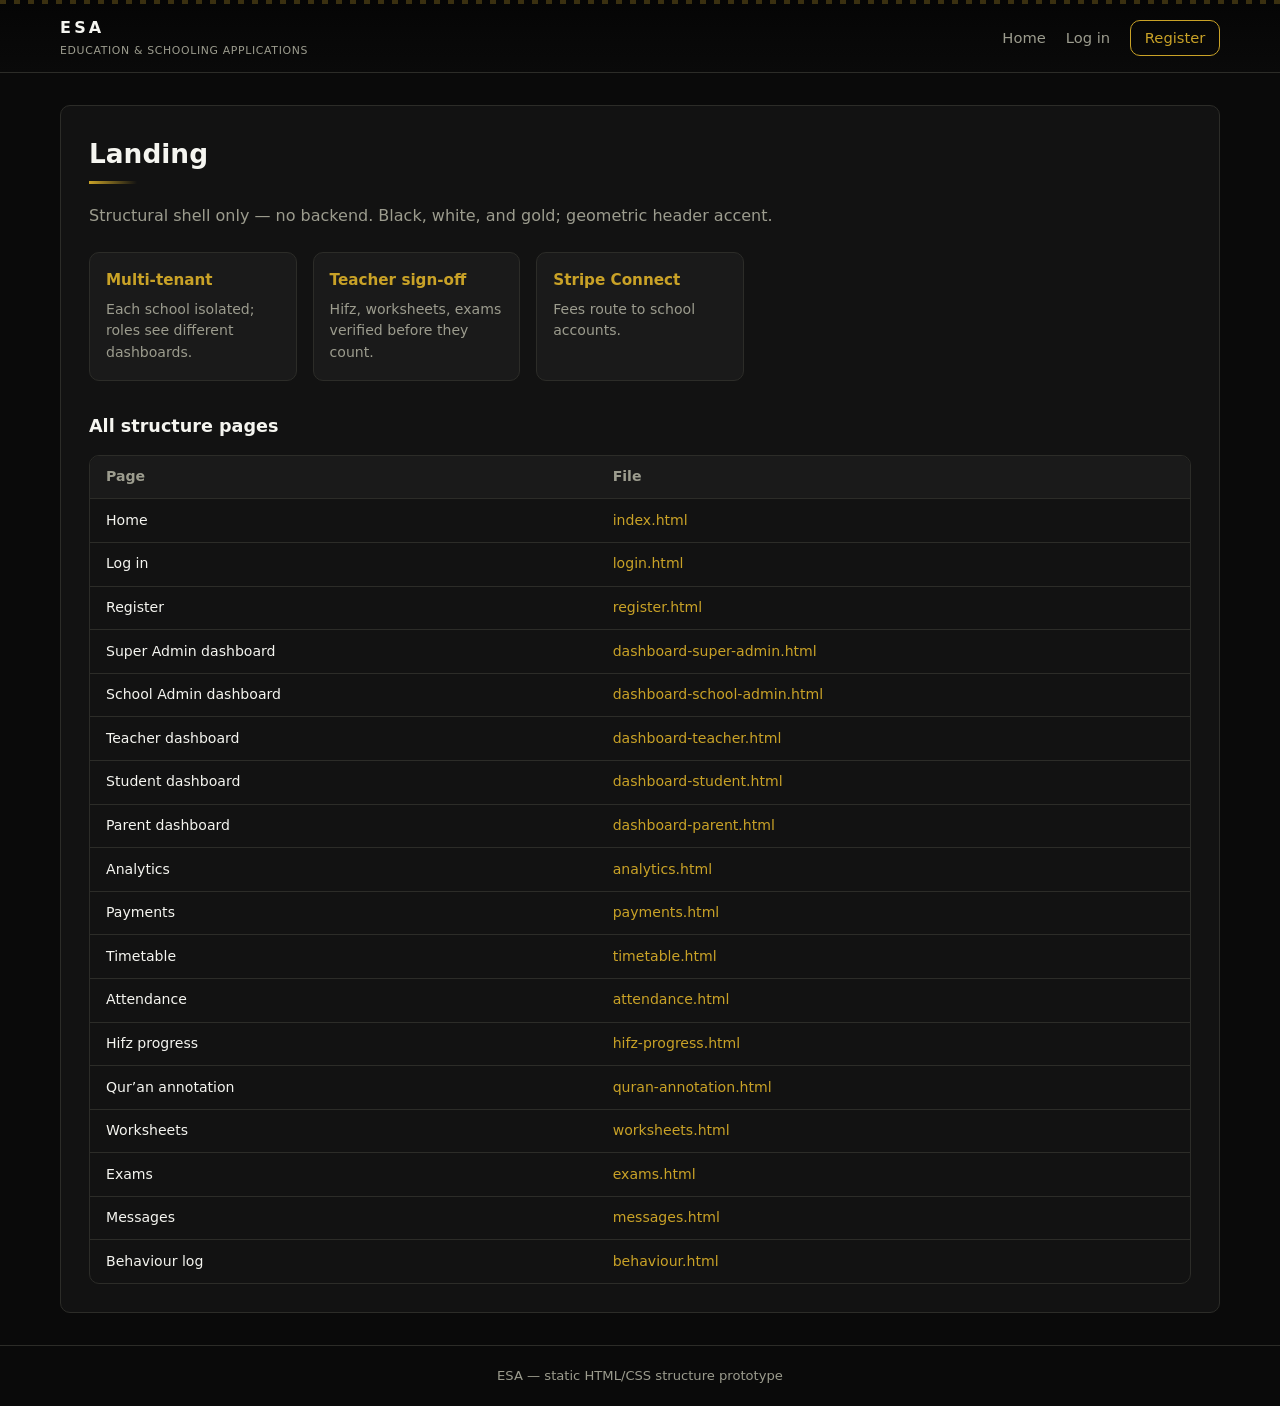
<file: index.html>
<!DOCTYPE html>
<html lang="en">
<head>
  <meta charset="utf-8">
  <meta name="viewport" content="width=device-width, initial-scale=1">
  <title>ESA — Home (structure)</title>
  <link rel="stylesheet" href="css/base.css">
</head>
<body>
  <a class="skip" href="#main">Skip to content</a>
  <header class="site-header">
    <div class="header-geometry" aria-hidden="true"></div>
    <div class="header-inner">
      <div class="brand">
        <span class="brand-mark">ESA</span>
        <span class="brand-tag">Education &amp; Schooling Applications</span>
      </div>
      <nav class="top-nav" aria-label="Primary">
        <a href="index.html" aria-current="page">Home</a>
        <a href="login.html">Log in</a>
        <a class="btn-outline" href="register.html">Register</a>
      </nav>
    </div>
  </header>

  <div class="page-wrap">
    <main id="main" class="main-wide">
      <section class="panel">
        <h1>Landing</h1>
        <div class="accent-bar"></div>
        <p class="lead">Structural shell only — no backend. Black, white, and gold; geometric header accent.</p>
        <div class="grid-cards">
          <article class="card">
            <h2>Multi-tenant</h2>
            <p>Each school isolated; roles see different dashboards.</p>
          </article>
          <article class="card">
            <h2>Teacher sign-off</h2>
            <p>Hifz, worksheets, exams verified before they count.</p>
          </article>
          <article class="card">
            <h2>Stripe Connect</h2>
            <p>Fees route to school accounts.</p>
          </article>
        </div>
        <h2 style="margin-top:2rem;font-size:1.1rem;">All structure pages</h2>
        <div class="table-wrap" style="margin-top:0.5rem;">
          <table class="data-table">
            <thead>
              <tr><th>Page</th><th>File</th></tr>
            </thead>
            <tbody>
              <tr><td>Home</td><td><a href="index.html">index.html</a></td></tr>
              <tr><td>Log in</td><td><a href="login.html">login.html</a></td></tr>
              <tr><td>Register</td><td><a href="register.html">register.html</a></td></tr>
              <tr><td>Super Admin dashboard</td><td><a href="dashboard-super-admin.html">dashboard-super-admin.html</a></td></tr>
              <tr><td>School Admin dashboard</td><td><a href="dashboard-school-admin.html">dashboard-school-admin.html</a></td></tr>
              <tr><td>Teacher dashboard</td><td><a href="dashboard-teacher.html">dashboard-teacher.html</a></td></tr>
              <tr><td>Student dashboard</td><td><a href="dashboard-student.html">dashboard-student.html</a></td></tr>
              <tr><td>Parent dashboard</td><td><a href="dashboard-parent.html">dashboard-parent.html</a></td></tr>
              <tr><td>Analytics</td><td><a href="analytics.html">analytics.html</a></td></tr>
              <tr><td>Payments</td><td><a href="payments.html">payments.html</a></td></tr>
              <tr><td>Timetable</td><td><a href="timetable.html">timetable.html</a></td></tr>
              <tr><td>Attendance</td><td><a href="attendance.html">attendance.html</a></td></tr>
              <tr><td>Hifz progress</td><td><a href="hifz-progress.html">hifz-progress.html</a></td></tr>
              <tr><td>Qur’an annotation</td><td><a href="quran-annotation.html">quran-annotation.html</a></td></tr>
              <tr><td>Worksheets</td><td><a href="worksheets.html">worksheets.html</a></td></tr>
              <tr><td>Exams</td><td><a href="exams.html">exams.html</a></td></tr>
              <tr><td>Messages</td><td><a href="messages.html">messages.html</a></td></tr>
              <tr><td>Behaviour log</td><td><a href="behaviour.html">behaviour.html</a></td></tr>
            </tbody>
          </table>
        </div>
      </section>
    </main>
    <footer class="site-footer">ESA — static HTML/CSS structure prototype</footer>
  </div>
</body>
</html>
</file>
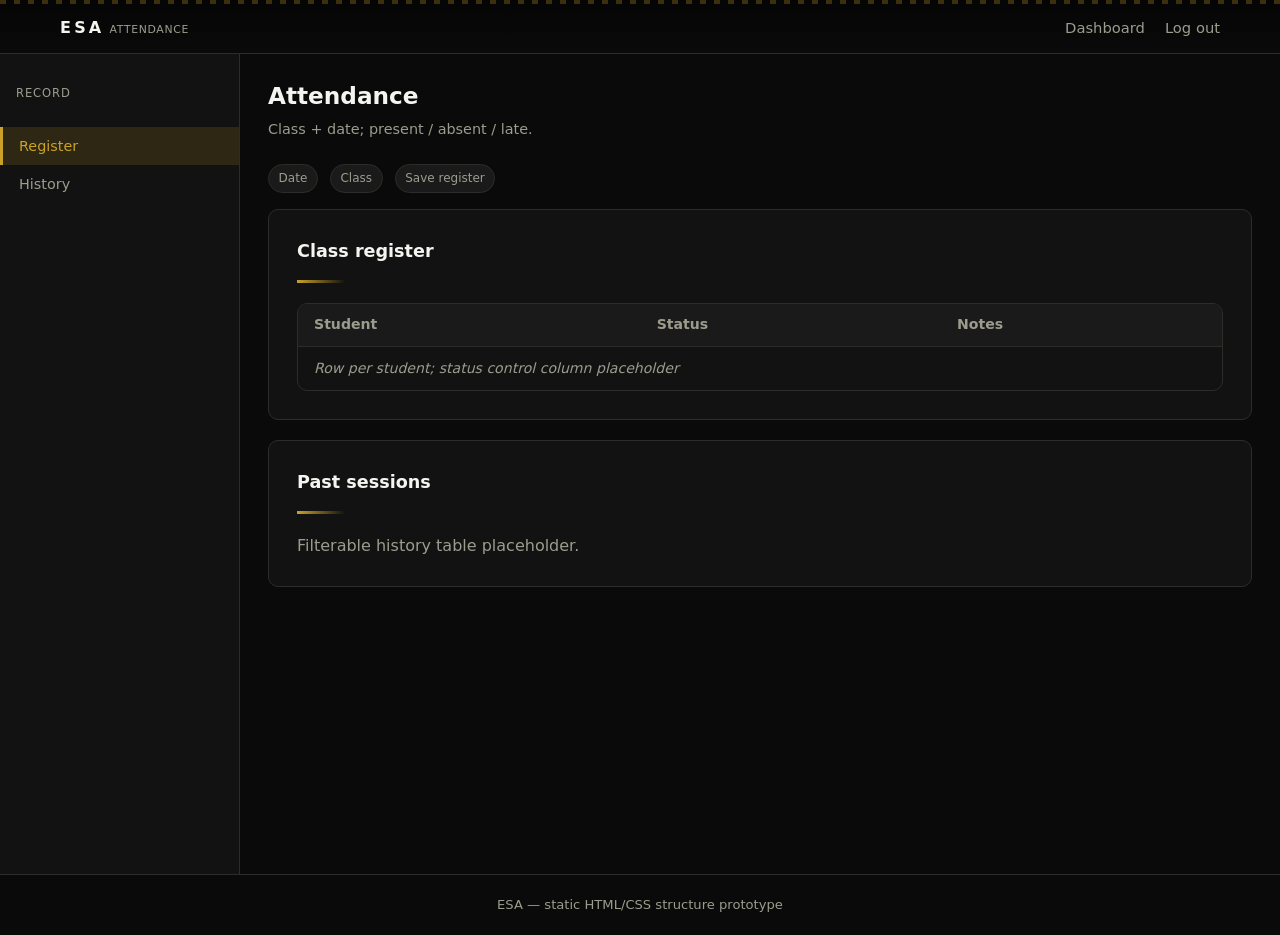
<file: attendance.html>
<!DOCTYPE html>
<html lang="en">
<head>
  <meta charset="utf-8">
  <meta name="viewport" content="width=device-width, initial-scale=1">
  <title>ESA — Attendance (structure)</title>
  <link rel="stylesheet" href="css/base.css">
</head>
<body>
  <a class="skip" href="#main">Skip to content</a>
  <header class="site-header">
    <div class="header-geometry" aria-hidden="true"></div>
    <div class="header-inner">
      <div class="brand">
        <a href="index.html" style="color:inherit;text-decoration:none;">
          <span class="brand-mark">ESA</span>
          <span class="brand-tag">Attendance</span>
        </a>
      </div>
      <nav class="top-nav" aria-label="Primary">
        <a href="dashboard-teacher.html">Dashboard</a>
        <a href="login.html">Log out</a>
      </nav>
    </div>
  </header>

  <div class="app-shell">
    <aside class="sidebar" aria-label="Session">
      <p class="sidebar-title">Record</p>
      <nav class="sidebar-nav">
        <a href="attendance.html" aria-current="page">Register</a>
        <a href="attendance.html#history">History</a>
      </nav>
    </aside>
    <main id="main" class="app-main">
      <h1 class="page-title">Attendance</h1>
      <p class="page-meta">Class + date; present / absent / late.</p>

      <div class="toolbar">
        <span class="pill">Date</span>
        <span class="pill">Class</span>
        <span class="pill">Save register</span>
      </div>

      <section class="panel">
        <h2 style="margin-top:0;font-size:1.1rem;">Class register</h2>
        <div class="accent-bar"></div>
        <div class="table-wrap">
          <table class="data-table">
            <thead>
              <tr><th>Student</th><th>Status</th><th>Notes</th></tr>
            </thead>
            <tbody>
              <tr class="placeholder-row"><td colspan="3">Row per student; status control column placeholder</td></tr>
            </tbody>
          </table>
        </div>
      </section>

      <section id="history" class="panel" style="margin-top:1.25rem;">
        <h2 style="margin-top:0;font-size:1.1rem;">Past sessions</h2>
        <div class="accent-bar"></div>
        <p class="lead" style="margin:0;">Filterable history table placeholder.</p>
      </section>
    </main>
  </div>
  <footer class="site-footer">ESA — static HTML/CSS structure prototype</footer>
</body>
</html>
</file>
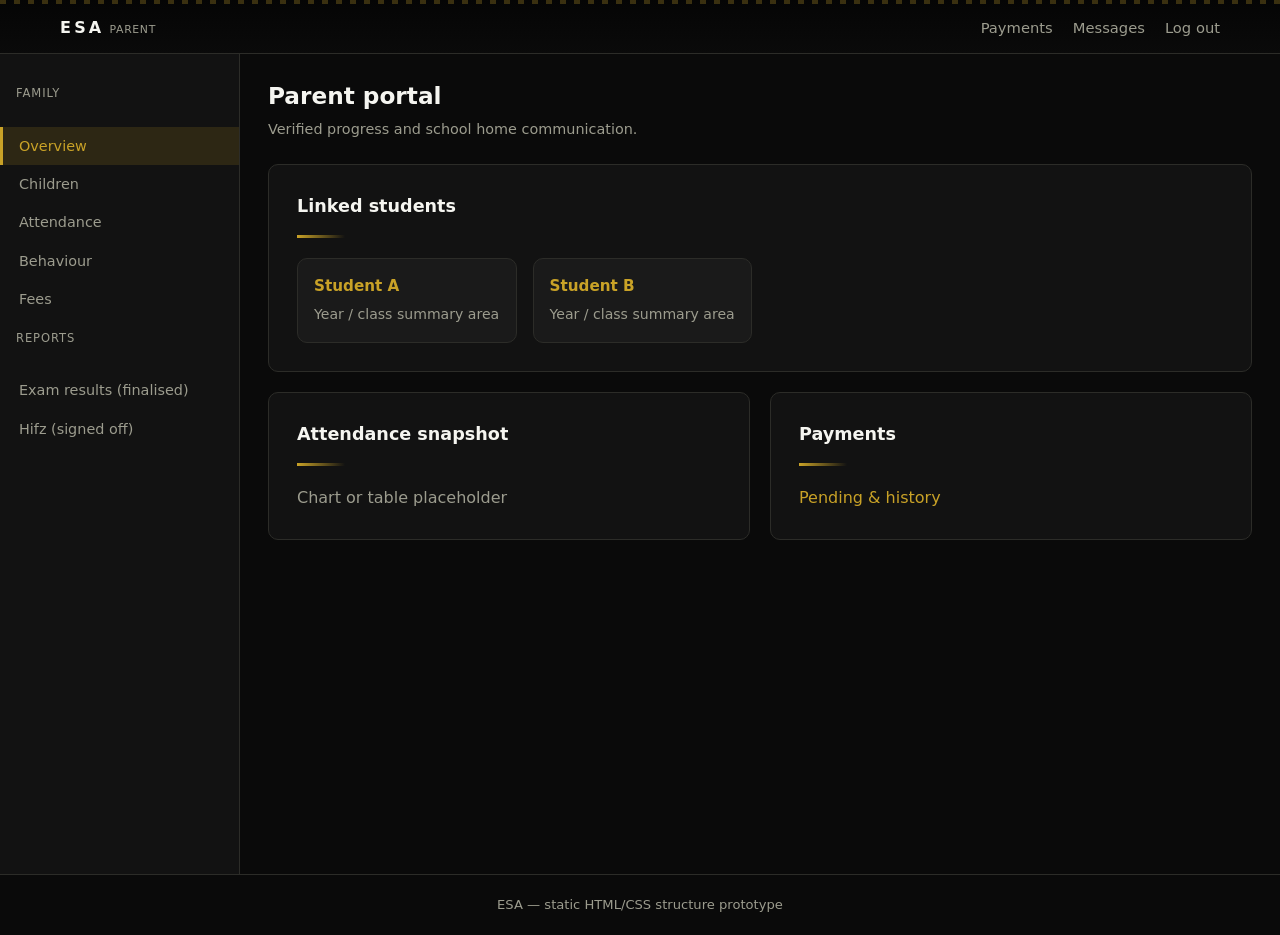
<file: dashboard-parent.html>
<!DOCTYPE html>
<html lang="en">
<head>
  <meta charset="utf-8">
  <meta name="viewport" content="width=device-width, initial-scale=1">
  <title>ESA — Parent (structure)</title>
  <link rel="stylesheet" href="css/base.css">
</head>
<body>
  <a class="skip" href="#main">Skip to content</a>
  <header class="site-header">
    <div class="header-geometry" aria-hidden="true"></div>
    <div class="header-inner">
      <div class="brand">
        <a href="index.html" style="color:inherit;text-decoration:none;">
          <span class="brand-mark">ESA</span>
          <span class="brand-tag">Parent</span>
        </a>
      </div>
      <nav class="top-nav" aria-label="Account">
        <a href="payments.html">Payments</a>
        <a href="messages.html">Messages</a>
        <a href="login.html">Log out</a>
      </nav>
    </div>
  </header>

  <div class="app-shell">
    <aside class="sidebar" aria-label="Section navigation">
      <p class="sidebar-title">Family</p>
      <nav class="sidebar-nav">
        <a href="dashboard-parent.html" aria-current="page">Overview</a>
        <a href="dashboard-parent.html#children">Children</a>
        <a href="attendance.html">Attendance</a>
        <a href="behaviour.html">Behaviour</a>
        <a href="payments.html">Fees</a>
      </nav>
      <p class="sidebar-title">Reports</p>
      <nav class="sidebar-nav">
        <a href="exams.html">Exam results (finalised)</a>
        <a href="hifz-progress.html">Hifz (signed off)</a>
      </nav>
    </aside>
    <main id="main" class="app-main">
      <h1 class="page-title">Parent portal</h1>
      <p class="page-meta">Verified progress and school home communication.</p>

      <section id="children" class="panel" style="margin-bottom:1.25rem;">
        <h2 style="margin-top:0;font-size:1.1rem;">Linked students</h2>
        <div class="accent-bar"></div>
        <div class="grid-cards" style="margin-top:0;">
          <article class="card"><h2>Student A</h2><p>Year / class summary area</p></article>
          <article class="card"><h2>Student B</h2><p>Year / class summary area</p></article>
        </div>
      </section>

      <div class="split">
        <section class="panel">
          <h2 style="margin-top:0;font-size:1.1rem;">Attendance snapshot</h2>
          <div class="accent-bar"></div>
          <p class="lead" style="margin:0;">Chart or table placeholder</p>
        </section>
        <section class="panel">
          <h2 style="margin-top:0;font-size:1.1rem;">Payments</h2>
          <div class="accent-bar"></div>
          <p class="lead" style="margin:0;"><a href="payments.html">Pending &amp; history</a></p>
        </section>
      </div>
    </main>
  </div>
  <footer class="site-footer">ESA — static HTML/CSS structure prototype</footer>
</body>
</html>
</file>
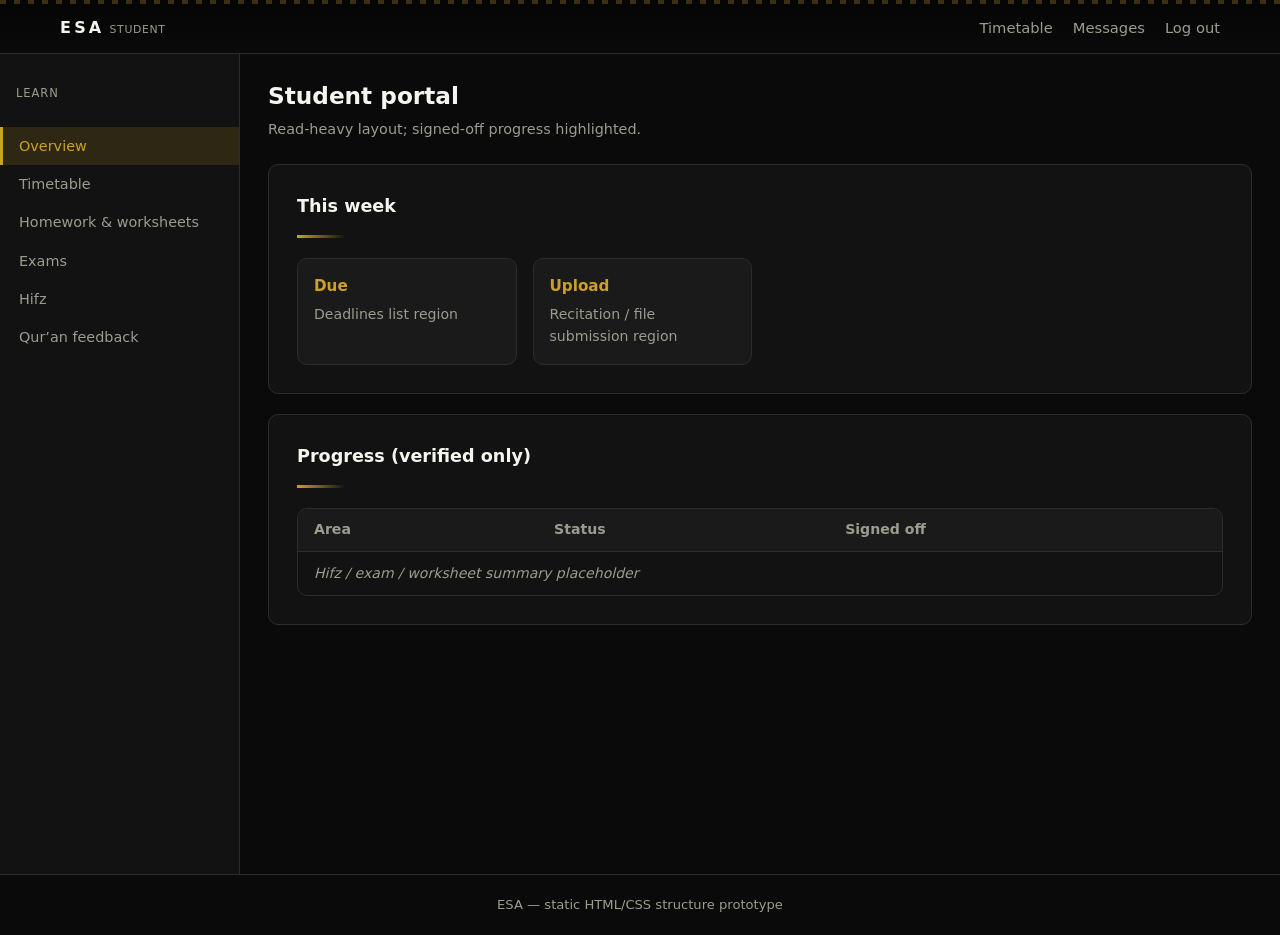
<file: dashboard-student.html>
<!DOCTYPE html>
<html lang="en">
<head>
  <meta charset="utf-8">
  <meta name="viewport" content="width=device-width, initial-scale=1">
  <title>ESA — Student (structure)</title>
  <link rel="stylesheet" href="css/base.css">
</head>
<body>
  <a class="skip" href="#main">Skip to content</a>
  <header class="site-header">
    <div class="header-geometry" aria-hidden="true"></div>
    <div class="header-inner">
      <div class="brand">
        <a href="index.html" style="color:inherit;text-decoration:none;">
          <span class="brand-mark">ESA</span>
          <span class="brand-tag">Student</span>
        </a>
      </div>
      <nav class="top-nav" aria-label="Account">
        <a href="timetable.html">Timetable</a>
        <a href="messages.html">Messages</a>
        <a href="login.html">Log out</a>
      </nav>
    </div>
  </header>

  <div class="app-shell">
    <aside class="sidebar" aria-label="Section navigation">
      <p class="sidebar-title">Learn</p>
      <nav class="sidebar-nav">
        <a href="dashboard-student.html" aria-current="page">Overview</a>
        <a href="timetable.html">Timetable</a>
        <a href="worksheets.html">Homework &amp; worksheets</a>
        <a href="exams.html">Exams</a>
        <a href="hifz-progress.html">Hifz</a>
        <a href="quran-annotation.html">Qur’an feedback</a>
      </nav>
    </aside>
    <main id="main" class="app-main">
      <h1 class="page-title">Student portal</h1>
      <p class="page-meta">Read-heavy layout; signed-off progress highlighted.</p>

      <section class="panel" style="margin-bottom:1.25rem;">
        <h2 style="margin-top:0;font-size:1.1rem;">This week</h2>
        <div class="accent-bar"></div>
        <div class="grid-cards" style="margin-top:0;">
          <article class="card"><h2>Due</h2><p>Deadlines list region</p></article>
          <article class="card"><h2>Upload</h2><p>Recitation / file submission region</p></article>
        </div>
      </section>

      <section class="panel">
        <h2 style="margin-top:0;font-size:1.1rem;">Progress (verified only)</h2>
        <div class="accent-bar"></div>
        <div class="table-wrap">
          <table class="data-table">
            <thead>
              <tr><th>Area</th><th>Status</th><th>Signed off</th></tr>
            </thead>
            <tbody>
              <tr class="placeholder-row"><td colspan="3">Hifz / exam / worksheet summary placeholder</td></tr>
            </tbody>
          </table>
        </div>
      </section>
    </main>
  </div>
  <footer class="site-footer">ESA — static HTML/CSS structure prototype</footer>
</body>
</html>
</file>
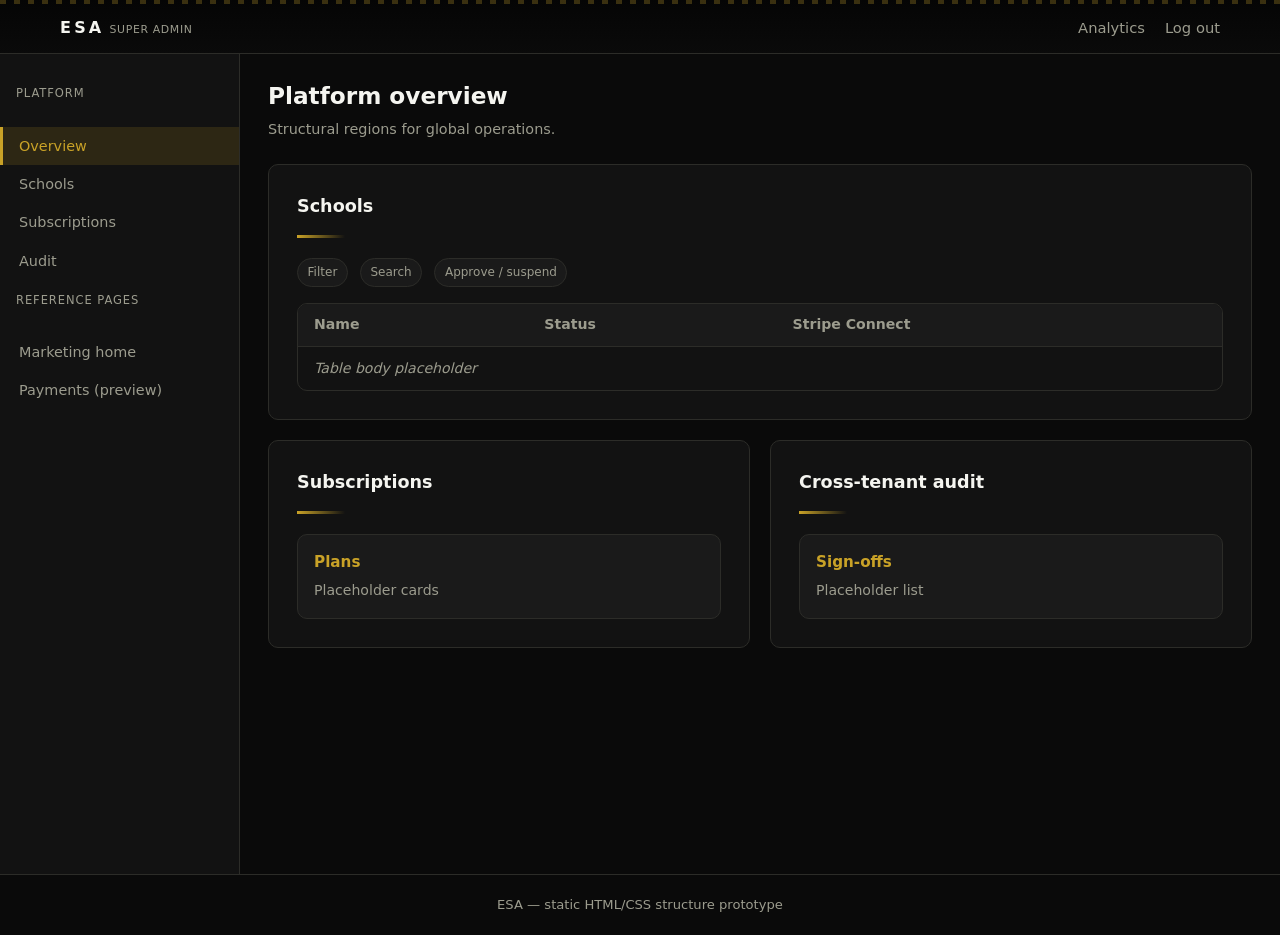
<file: dashboard-super-admin.html>
<!DOCTYPE html>
<html lang="en">
<head>
  <meta charset="utf-8">
  <meta name="viewport" content="width=device-width, initial-scale=1">
  <title>ESA — Super Admin (structure)</title>
  <link rel="stylesheet" href="css/base.css">
</head>
<body>
  <a class="skip" href="#main">Skip to content</a>
  <header class="site-header">
    <div class="header-geometry" aria-hidden="true"></div>
    <div class="header-inner">
      <div class="brand">
        <a href="index.html" style="color:inherit;text-decoration:none;">
          <span class="brand-mark">ESA</span>
          <span class="brand-tag">Super Admin</span>
        </a>
      </div>
      <nav class="top-nav" aria-label="Account">
        <a href="analytics.html">Analytics</a>
        <a href="login.html">Log out</a>
      </nav>
    </div>
  </header>

  <div class="app-shell">
    <aside class="sidebar" aria-label="Section navigation">
      <p class="sidebar-title">Platform</p>
      <nav class="sidebar-nav">
        <a href="dashboard-super-admin.html" aria-current="page">Overview</a>
        <a href="dashboard-super-admin.html#schools">Schools</a>
        <a href="dashboard-super-admin.html#subscriptions">Subscriptions</a>
        <a href="dashboard-super-admin.html#audit">Audit</a>
      </nav>
      <p class="sidebar-title">Reference pages</p>
      <nav class="sidebar-nav">
        <a href="index.html">Marketing home</a>
        <a href="payments.html">Payments (preview)</a>
      </nav>
    </aside>
    <main id="main" class="app-main">
      <h1 class="page-title">Platform overview</h1>
      <p class="page-meta">Structural regions for global operations.</p>

      <section id="schools" class="panel" style="margin-bottom:1.25rem;">
        <h2 style="margin-top:0;font-size:1.1rem;">Schools</h2>
        <div class="accent-bar"></div>
        <div class="toolbar">
          <span class="pill">Filter</span>
          <span class="pill">Search</span>
          <span class="pill">Approve / suspend</span>
        </div>
        <div class="table-wrap">
          <table class="data-table">
            <thead>
              <tr>
                <th>Name</th>
                <th>Status</th>
                <th>Stripe Connect</th>
              </tr>
            </thead>
            <tbody>
              <tr class="placeholder-row"><td colspan="3">Table body placeholder</td></tr>
            </tbody>
          </table>
        </div>
      </section>

      <div class="split">
        <section id="subscriptions" class="panel">
          <h2 style="margin-top:0;font-size:1.1rem;">Subscriptions</h2>
          <div class="accent-bar"></div>
          <div class="card"><h2>Plans</h2><p>Placeholder cards</p></div>
        </section>
        <section id="audit" class="panel">
          <h2 style="margin-top:0;font-size:1.1rem;">Cross-tenant audit</h2>
          <div class="accent-bar"></div>
          <div class="card"><h2>Sign-offs</h2><p>Placeholder list</p></div>
        </section>
      </div>
    </main>
  </div>
  <footer class="site-footer">ESA — static HTML/CSS structure prototype</footer>
</body>
</html>
</file>
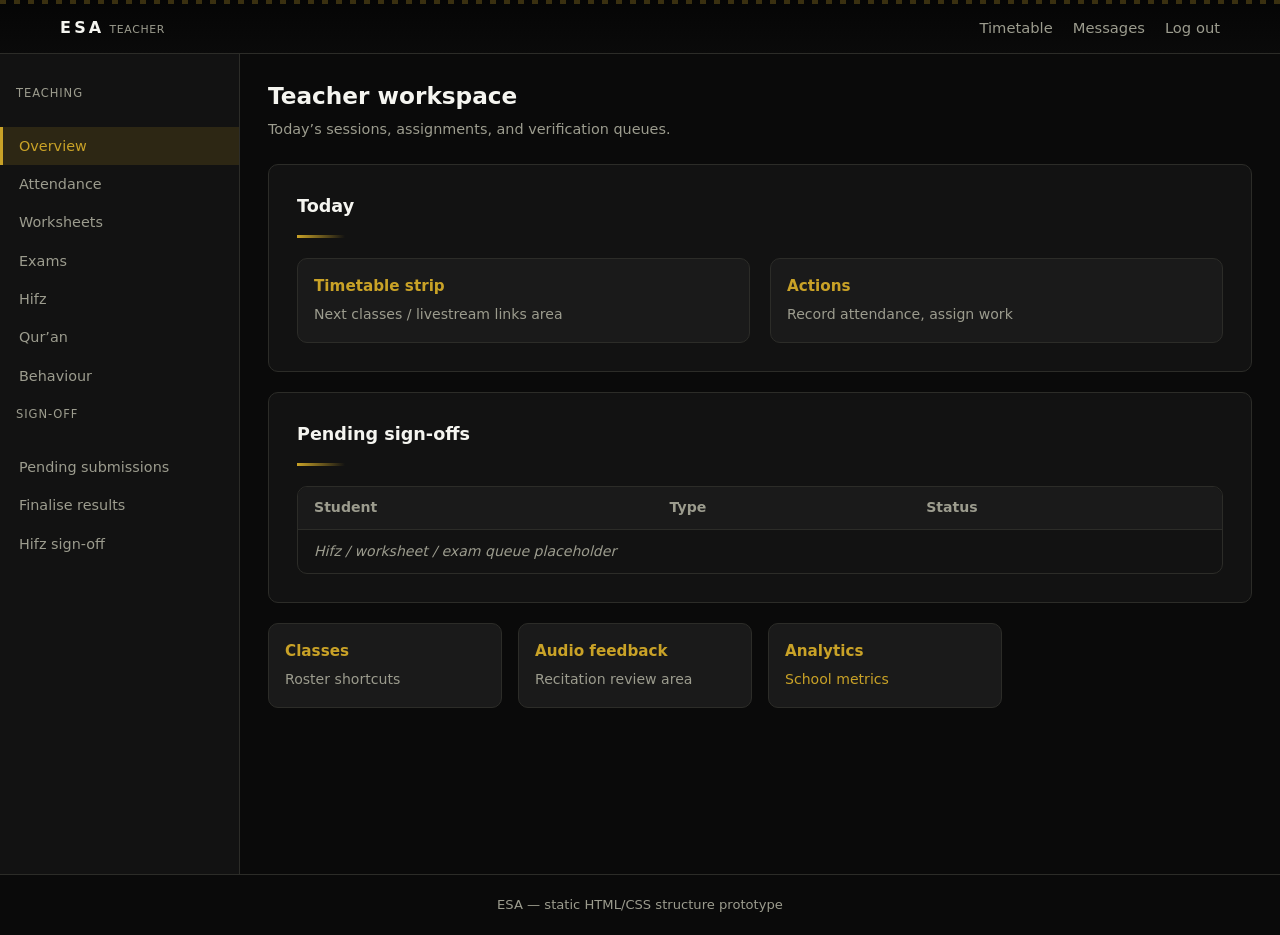
<file: dashboard-teacher.html>
<!DOCTYPE html>
<html lang="en">
<head>
  <meta charset="utf-8">
  <meta name="viewport" content="width=device-width, initial-scale=1">
  <title>ESA — Teacher (structure)</title>
  <link rel="stylesheet" href="css/base.css">
</head>
<body>
  <a class="skip" href="#main">Skip to content</a>
  <header class="site-header">
    <div class="header-geometry" aria-hidden="true"></div>
    <div class="header-inner">
      <div class="brand">
        <a href="index.html" style="color:inherit;text-decoration:none;">
          <span class="brand-mark">ESA</span>
          <span class="brand-tag">Teacher</span>
        </a>
      </div>
      <nav class="top-nav" aria-label="Account">
        <a href="timetable.html">Timetable</a>
        <a href="messages.html">Messages</a>
        <a href="login.html">Log out</a>
      </nav>
    </div>
  </header>

  <div class="app-shell">
    <aside class="sidebar" aria-label="Section navigation">
      <p class="sidebar-title">Teaching</p>
      <nav class="sidebar-nav">
        <a href="dashboard-teacher.html" aria-current="page">Overview</a>
        <a href="attendance.html">Attendance</a>
        <a href="worksheets.html">Worksheets</a>
        <a href="exams.html">Exams</a>
        <a href="hifz-progress.html">Hifz</a>
        <a href="quran-annotation.html">Qur’an</a>
        <a href="behaviour.html">Behaviour</a>
      </nav>
      <p class="sidebar-title">Sign-off</p>
      <nav class="sidebar-nav">
        <a href="worksheets.html#pending">Pending submissions</a>
        <a href="exams.html#finalise">Finalise results</a>
        <a href="hifz-progress.html#signoff">Hifz sign-off</a>
      </nav>
    </aside>
    <main id="main" class="app-main">
      <h1 class="page-title">Teacher workspace</h1>
      <p class="page-meta">Today’s sessions, assignments, and verification queues.</p>

      <section class="panel" style="margin-bottom:1.25rem;">
        <h2 style="margin-top:0;font-size:1.1rem;">Today</h2>
        <div class="accent-bar"></div>
        <div class="split">
          <div class="card"><h2>Timetable strip</h2><p>Next classes / livestream links area</p></div>
          <div class="card"><h2>Actions</h2><p>Record attendance, assign work</p></div>
        </div>
      </section>

      <section class="panel" style="margin-bottom:1.25rem;">
        <h2 style="margin-top:0;font-size:1.1rem;">Pending sign-offs</h2>
        <div class="accent-bar"></div>
        <div class="table-wrap">
          <table class="data-table">
            <thead>
              <tr><th>Student</th><th>Type</th><th>Status</th></tr>
            </thead>
            <tbody>
              <tr class="placeholder-row"><td colspan="3">Hifz / worksheet / exam queue placeholder</td></tr>
            </tbody>
          </table>
        </div>
      </section>

      <div class="grid-cards">
        <article class="card"><h2>Classes</h2><p>Roster shortcuts</p></article>
        <article class="card"><h2>Audio feedback</h2><p>Recitation review area</p></article>
        <article class="card"><h2>Analytics</h2><p><a href="analytics.html">School metrics</a></p></article>
      </div>
    </main>
  </div>
  <footer class="site-footer">ESA — static HTML/CSS structure prototype</footer>
</body>
</html>
</file>
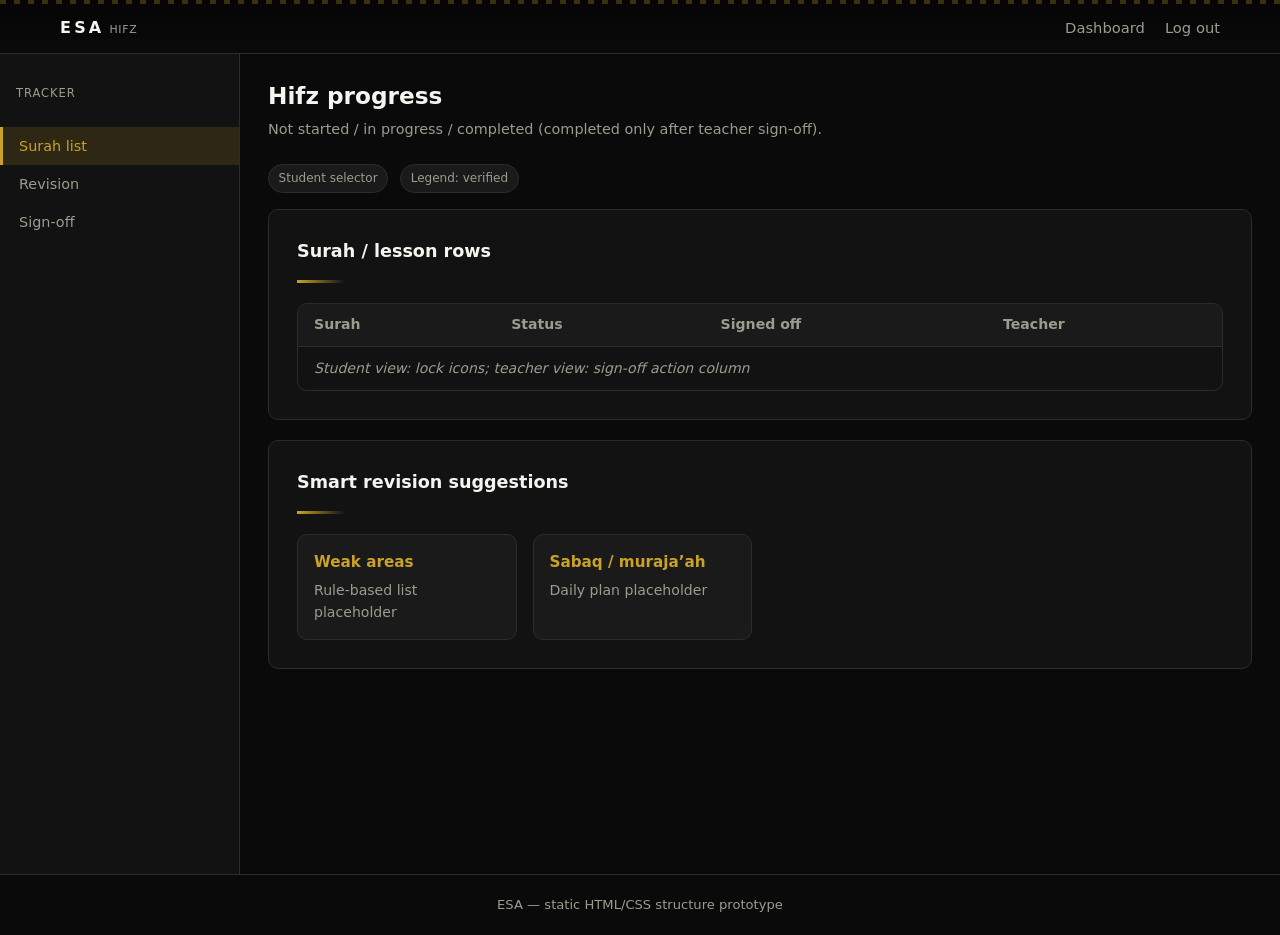
<file: hifz-progress.html>
<!DOCTYPE html>
<html lang="en">
<head>
  <meta charset="utf-8">
  <meta name="viewport" content="width=device-width, initial-scale=1">
  <title>ESA — Hifz (structure)</title>
  <link rel="stylesheet" href="css/base.css">
</head>
<body>
  <a class="skip" href="#main">Skip to content</a>
  <header class="site-header">
    <div class="header-geometry" aria-hidden="true"></div>
    <div class="header-inner">
      <div class="brand">
        <a href="index.html" style="color:inherit;text-decoration:none;">
          <span class="brand-mark">ESA</span>
          <span class="brand-tag">Hifz</span>
        </a>
      </div>
      <nav class="top-nav" aria-label="Primary">
        <a href="dashboard-teacher.html">Dashboard</a>
        <a href="login.html">Log out</a>
      </nav>
    </div>
  </header>

  <div class="app-shell">
    <aside class="sidebar" aria-label="Hifz">
      <p class="sidebar-title">Tracker</p>
      <nav class="sidebar-nav">
        <a href="hifz-progress.html" aria-current="page">Surah list</a>
        <a href="hifz-progress.html#revision">Revision</a>
        <a href="hifz-progress.html#signoff">Sign-off</a>
      </nav>
    </aside>
    <main id="main" class="app-main">
      <h1 class="page-title">Hifz progress</h1>
      <p class="page-meta">Not started / in progress / completed (completed only after teacher sign-off).</p>

      <div class="toolbar">
        <span class="pill">Student selector</span>
        <span class="pill">Legend: verified</span>
      </div>

      <section class="panel" id="signoff">
        <h2 style="margin-top:0;font-size:1.1rem;">Surah / lesson rows</h2>
        <div class="accent-bar"></div>
        <div class="table-wrap">
          <table class="data-table">
            <thead>
              <tr>
                <th>Surah</th>
                <th>Status</th>
                <th>Signed off</th>
                <th>Teacher</th>
              </tr>
            </thead>
            <tbody>
              <tr class="placeholder-row"><td colspan="4">Student view: lock icons; teacher view: sign-off action column</td></tr>
            </tbody>
          </table>
        </div>
      </section>

      <section id="revision" class="panel" style="margin-top:1.25rem;">
        <h2 style="margin-top:0;font-size:1.1rem;">Smart revision suggestions</h2>
        <div class="accent-bar"></div>
        <div class="grid-cards" style="margin-top:0;">
          <article class="card"><h2>Weak areas</h2><p>Rule-based list placeholder</p></article>
          <article class="card"><h2>Sabaq / muraja’ah</h2><p>Daily plan placeholder</p></article>
        </div>
      </section>
    </main>
  </div>
  <footer class="site-footer">ESA — static HTML/CSS structure prototype</footer>
</body>
</html>
</file>
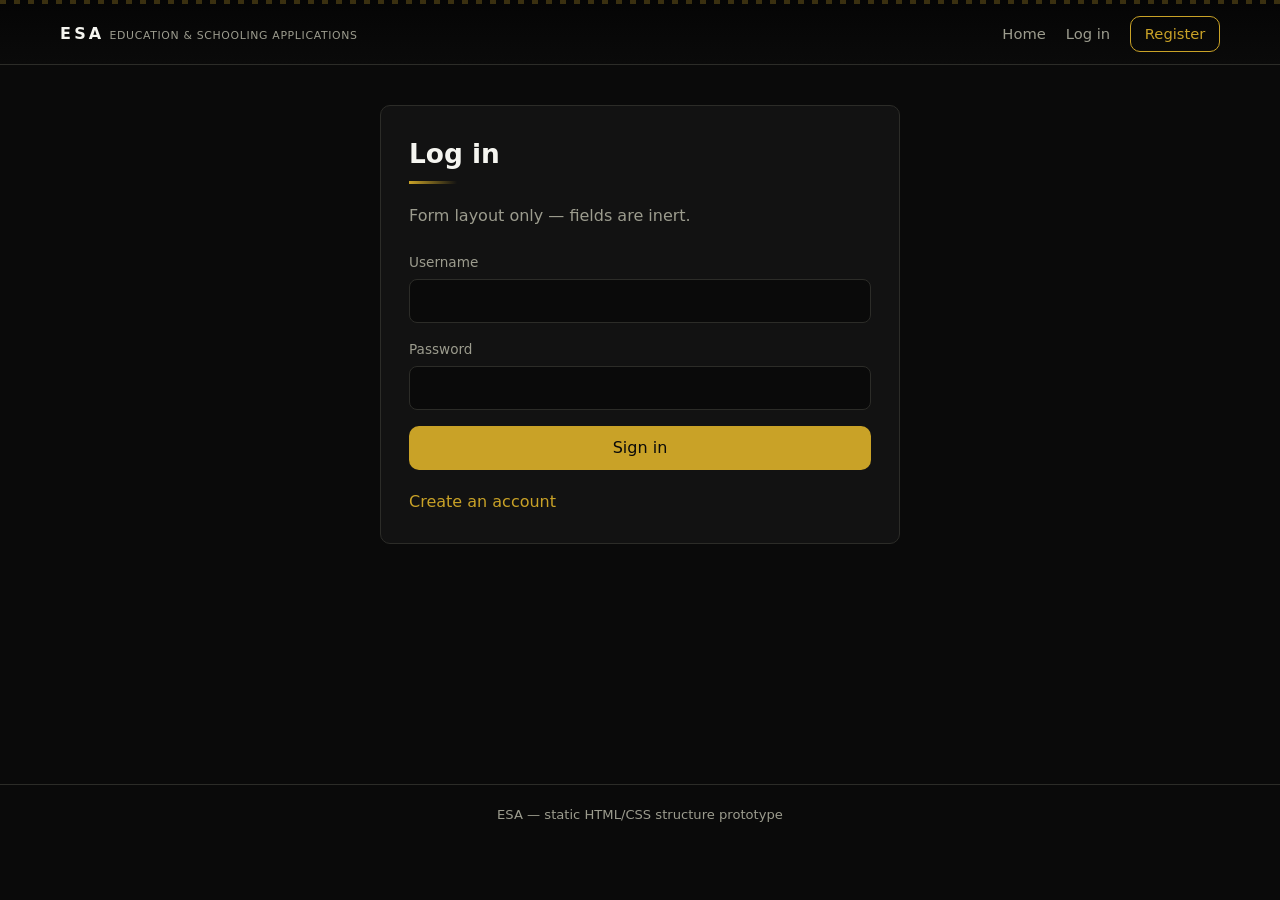
<file: login.html>
<!DOCTYPE html>
<html lang="en">
<head>
  <meta charset="utf-8">
  <meta name="viewport" content="width=device-width, initial-scale=1">
  <title>ESA — Log in (structure)</title>
  <link rel="stylesheet" href="css/base.css">
</head>
<body>
  <a class="skip" href="#main">Skip to content</a>
  <header class="site-header">
    <div class="header-geometry" aria-hidden="true"></div>
    <div class="header-inner">
      <div class="brand">
        <a href="index.html" style="color:inherit;text-decoration:none;">
          <span class="brand-mark">ESA</span>
          <span class="brand-tag">Education &amp; Schooling Applications</span>
        </a>
      </div>
      <nav class="top-nav" aria-label="Primary">
        <a href="index.html">Home</a>
        <a href="login.html" aria-current="page">Log in</a>
        <a class="btn-outline" href="register.html">Register</a>
      </nav>
    </div>
  </header>

  <div class="page-wrap">
    <main id="main" class="main-single">
      <section class="panel">
        <h1>Log in</h1>
        <div class="accent-bar"></div>
        <p class="lead">Form layout only — fields are inert.</p>
        <form class="form-stack" action="#" method="get">
          <div class="field">
            <label for="username">Username</label>
            <input id="username" name="username" type="text" autocomplete="username" readonly>
          </div>
          <div class="field">
            <label for="password">Password</label>
            <input id="password" name="password" type="password" autocomplete="current-password" readonly>
          </div>
          <button type="button" class="btn-primary">Sign in</button>
        </form>
        <p class="lead" style="margin-top:1.25rem;margin-bottom:0;">
          <a href="register.html">Create an account</a>
        </p>
      </section>
    </main>
    <footer class="site-footer">ESA — static HTML/CSS structure prototype</footer>
  </div>
</body>
</html>
</file>
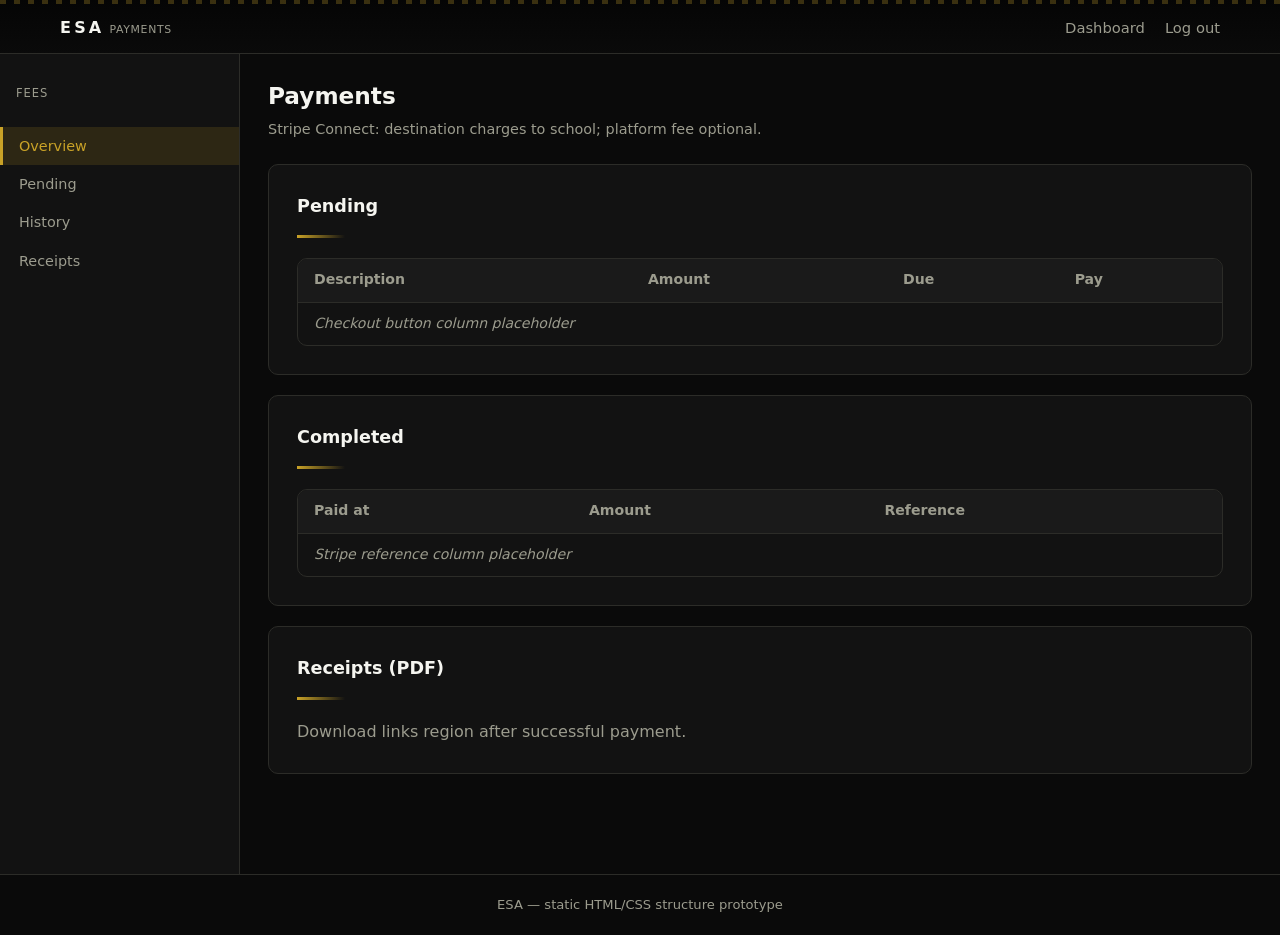
<file: payments.html>
<!DOCTYPE html>
<html lang="en">
<head>
  <meta charset="utf-8">
  <meta name="viewport" content="width=device-width, initial-scale=1">
  <title>ESA — Payments (structure)</title>
  <link rel="stylesheet" href="css/base.css">
</head>
<body>
  <a class="skip" href="#main">Skip to content</a>
  <header class="site-header">
    <div class="header-geometry" aria-hidden="true"></div>
    <div class="header-inner">
      <div class="brand">
        <a href="index.html" style="color:inherit;text-decoration:none;">
          <span class="brand-mark">ESA</span>
          <span class="brand-tag">Payments</span>
        </a>
      </div>
      <nav class="top-nav" aria-label="Primary">
        <a href="dashboard-parent.html">Dashboard</a>
        <a href="login.html">Log out</a>
      </nav>
    </div>
  </header>

  <div class="app-shell">
    <aside class="sidebar" aria-label="Billing">
      <p class="sidebar-title">Fees</p>
      <nav class="sidebar-nav">
        <a href="payments.html" aria-current="page">Overview</a>
        <a href="payments.html#pending">Pending</a>
        <a href="payments.html#history">History</a>
        <a href="payments.html#receipts">Receipts</a>
      </nav>
    </aside>
    <main id="main" class="app-main">
      <h1 class="page-title">Payments</h1>
      <p class="page-meta">Stripe Connect: destination charges to school; platform fee optional.</p>

      <section id="pending" class="panel" style="margin-bottom:1.25rem;">
        <h2 style="margin-top:0;font-size:1.1rem;">Pending</h2>
        <div class="accent-bar"></div>
        <div class="table-wrap">
          <table class="data-table">
            <thead>
              <tr><th>Description</th><th>Amount</th><th>Due</th><th>Pay</th></tr>
            </thead>
            <tbody>
              <tr class="placeholder-row"><td colspan="4">Checkout button column placeholder</td></tr>
            </tbody>
          </table>
        </div>
      </section>

      <section id="history" class="panel" style="margin-bottom:1.25rem;">
        <h2 style="margin-top:0;font-size:1.1rem;">Completed</h2>
        <div class="accent-bar"></div>
        <div class="table-wrap">
          <table class="data-table">
            <thead>
              <tr><th>Paid at</th><th>Amount</th><th>Reference</th></tr>
            </thead>
            <tbody>
              <tr class="placeholder-row"><td colspan="3">Stripe reference column placeholder</td></tr>
            </tbody>
          </table>
        </div>
      </section>

      <section id="receipts" class="panel">
        <h2 style="margin-top:0;font-size:1.1rem;">Receipts (PDF)</h2>
        <div class="accent-bar"></div>
        <p class="lead" style="margin:0;">Download links region after successful payment.</p>
      </section>
    </main>
  </div>
  <footer class="site-footer">ESA — static HTML/CSS structure prototype</footer>
</body>
</html>
</file>
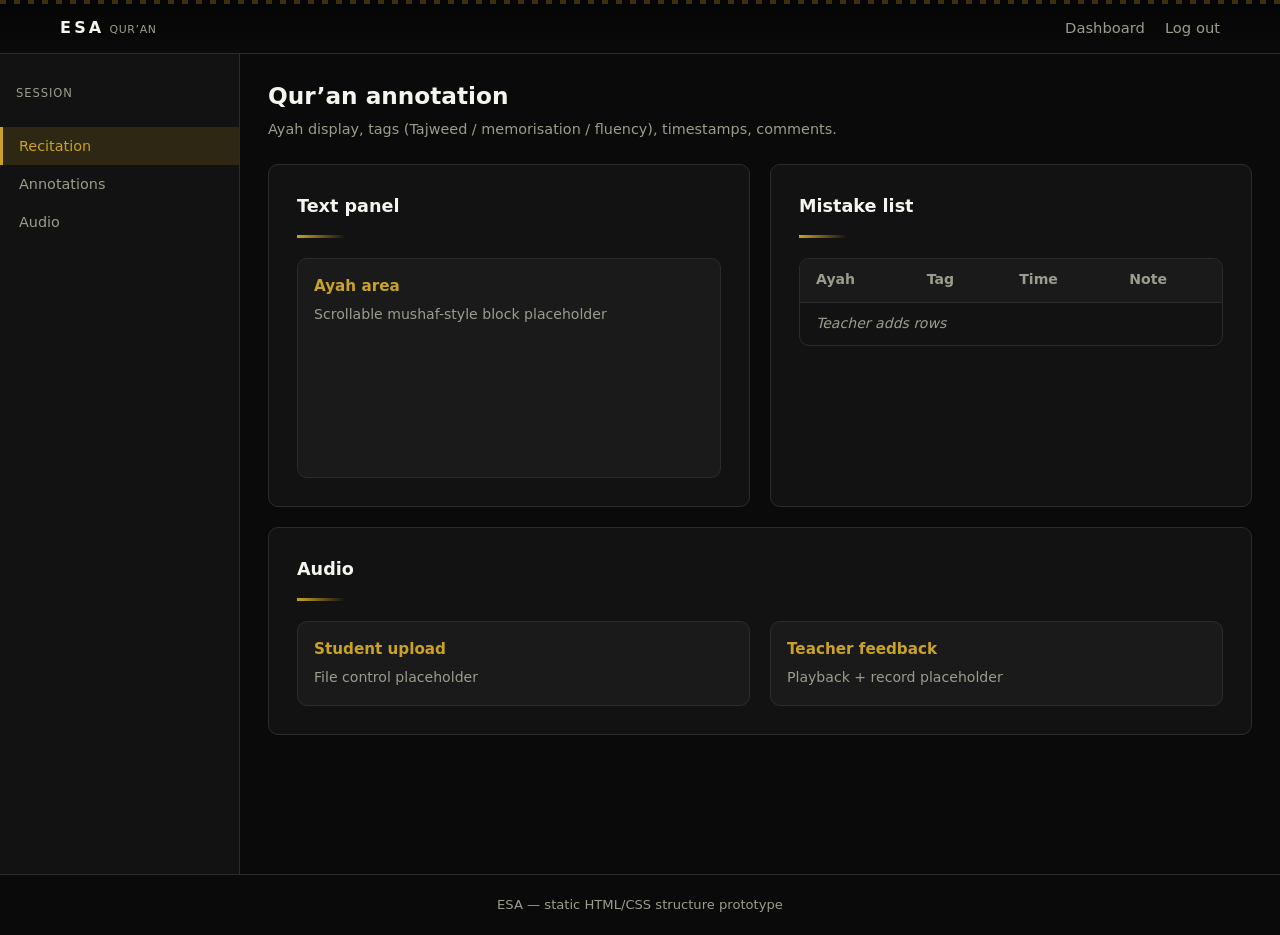
<file: quran-annotation.html>
<!DOCTYPE html>
<html lang="en">
<head>
  <meta charset="utf-8">
  <meta name="viewport" content="width=device-width, initial-scale=1">
  <title>ESA — Qur’an annotation (structure)</title>
  <link rel="stylesheet" href="css/base.css">
</head>
<body>
  <a class="skip" href="#main">Skip to content</a>
  <header class="site-header">
    <div class="header-geometry" aria-hidden="true"></div>
    <div class="header-inner">
      <div class="brand">
        <a href="index.html" style="color:inherit;text-decoration:none;">
          <span class="brand-mark">ESA</span>
          <span class="brand-tag">Qur’an</span>
        </a>
      </div>
      <nav class="top-nav" aria-label="Primary">
        <a href="dashboard-teacher.html">Dashboard</a>
        <a href="login.html">Log out</a>
      </nav>
    </div>
  </header>

  <div class="app-shell">
    <aside class="sidebar" aria-label="Session">
      <p class="sidebar-title">Session</p>
      <nav class="sidebar-nav">
        <a href="quran-annotation.html" aria-current="page">Recitation</a>
        <a href="quran-annotation.html#annotations">Annotations</a>
        <a href="quran-annotation.html#audio">Audio</a>
      </nav>
    </aside>
    <main id="main" class="app-main">
      <h1 class="page-title">Qur’an annotation</h1>
      <p class="page-meta">Ayah display, tags (Tajweed / memorisation / fluency), timestamps, comments.</p>

      <div class="split" style="margin-bottom:1.25rem;">
        <section class="panel">
          <h2 style="margin-top:0;font-size:1.1rem;">Text panel</h2>
          <div class="accent-bar"></div>
          <div class="card" style="min-height:220px;"><h2>Ayah area</h2><p>Scrollable mushaf-style block placeholder</p></div>
        </section>
        <section class="panel" id="annotations">
          <h2 style="margin-top:0;font-size:1.1rem;">Mistake list</h2>
          <div class="accent-bar"></div>
          <div class="table-wrap">
            <table class="data-table">
              <thead>
                <tr><th>Ayah</th><th>Tag</th><th>Time</th><th>Note</th></tr>
              </thead>
              <tbody>
                <tr class="placeholder-row"><td colspan="4">Teacher adds rows</td></tr>
              </tbody>
            </table>
          </div>
        </section>
      </div>

      <section id="audio" class="panel">
        <h2 style="margin-top:0;font-size:1.1rem;">Audio</h2>
        <div class="accent-bar"></div>
        <div class="split" style="margin:0;">
          <div class="card"><h2>Student upload</h2><p>File control placeholder</p></div>
          <div class="card"><h2>Teacher feedback</h2><p>Playback + record placeholder</p></div>
        </div>
      </section>
    </main>
  </div>
  <footer class="site-footer">ESA — static HTML/CSS structure prototype</footer>
</body>
</html>
</file>
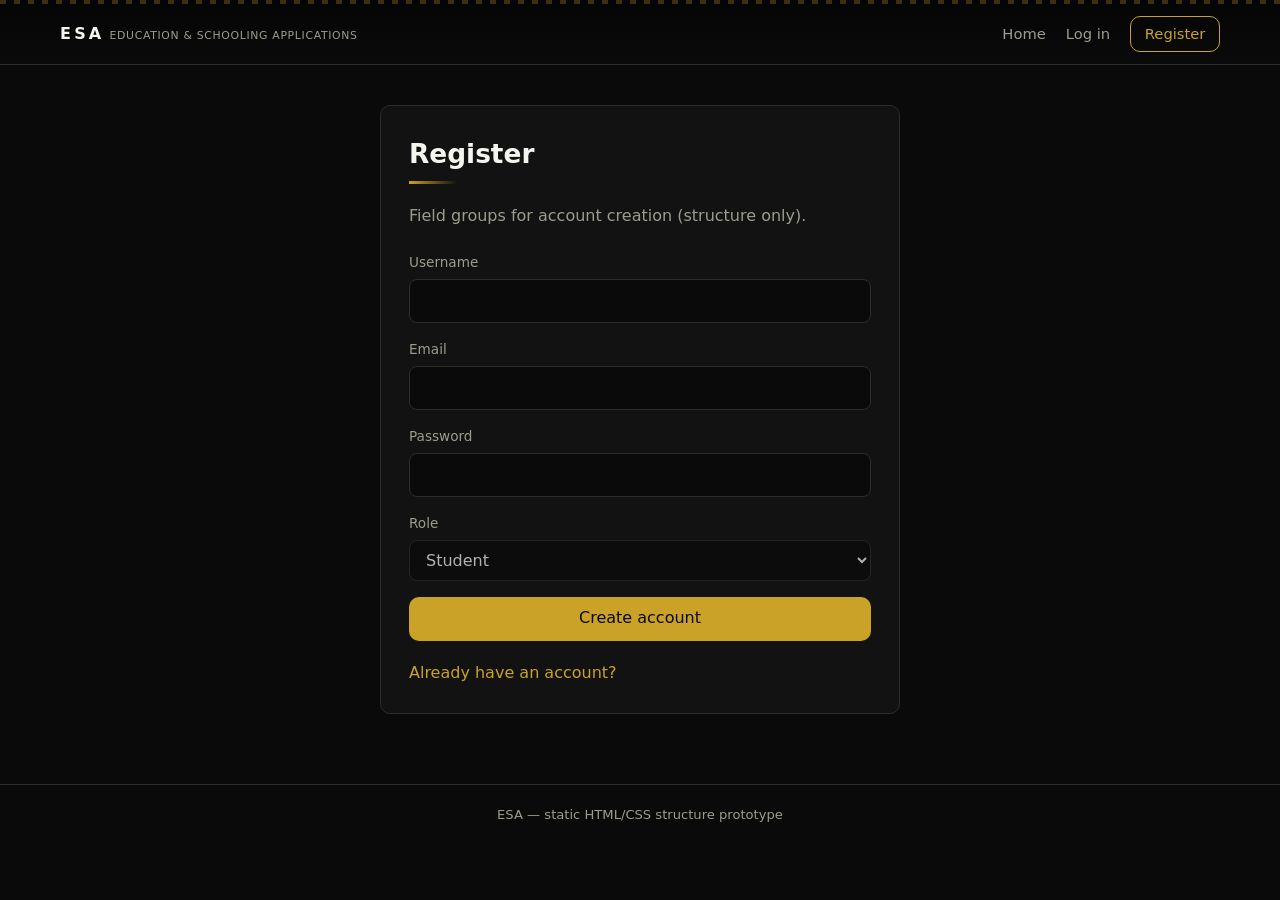
<file: register.html>
<!DOCTYPE html>
<html lang="en">
<head>
  <meta charset="utf-8">
  <meta name="viewport" content="width=device-width, initial-scale=1">
  <title>ESA — Register (structure)</title>
  <link rel="stylesheet" href="css/base.css">
</head>
<body>
  <a class="skip" href="#main">Skip to content</a>
  <header class="site-header">
    <div class="header-geometry" aria-hidden="true"></div>
    <div class="header-inner">
      <div class="brand">
        <a href="index.html" style="color:inherit;text-decoration:none;">
          <span class="brand-mark">ESA</span>
          <span class="brand-tag">Education &amp; Schooling Applications</span>
        </a>
      </div>
      <nav class="top-nav" aria-label="Primary">
        <a href="index.html">Home</a>
        <a href="login.html">Log in</a>
        <a class="btn-outline" href="register.html" aria-current="page">Register</a>
      </nav>
    </div>
  </header>

  <div class="page-wrap">
    <main id="main" class="main-single">
      <section class="panel">
        <h1>Register</h1>
        <div class="accent-bar"></div>
        <p class="lead">Field groups for account creation (structure only).</p>
        <form class="form-stack" action="#" method="get">
          <div class="field">
            <label for="reg-user">Username</label>
            <input id="reg-user" name="username" type="text" autocomplete="username" readonly>
          </div>
          <div class="field">
            <label for="reg-email">Email</label>
            <input id="reg-email" name="email" type="email" autocomplete="email" readonly>
          </div>
          <div class="field">
            <label for="reg-pass">Password</label>
            <input id="reg-pass" name="password" type="password" autocomplete="new-password" readonly>
          </div>
          <div class="field">
            <label for="role">Role</label>
            <select id="role" name="role" disabled>
              <option>Super Admin</option>
              <option>School Admin</option>
              <option>Teacher</option>
              <option selected>Student</option>
              <option>Parent</option>
            </select>
          </div>
          <button type="button" class="btn-primary">Create account</button>
        </form>
        <p class="lead" style="margin-top:1.25rem;margin-bottom:0;">
          <a href="login.html">Already have an account?</a>
        </p>
      </section>
    </main>
    <footer class="site-footer">ESA — static HTML/CSS structure prototype</footer>
  </div>
</body>
</html>
</file>
<file: css/base.css>
/*
 * ESA — shared stylesheet for static wireframes
 * ---------------------------------------------------------------------------
 * Visual language: near-black surfaces, off-white text, gold accents.
 * Layout patterns:
 *   - Marketing/auth: .page-wrap + .main-single | .main-wide
 *   - Dashboards:    .app-shell + .sidebar + .app-main
 * Tables, forms, and cards are structural placeholders for future templates.
 * ---------------------------------------------------------------------------
 */

/* Tokens: colours, typography scale, radii, sidebar width */
:root {
  --bg: #0a0a0a;
  --surface: #121212;
  --surface-up: #1a1a1a;
  --text: #f5f5f0;
  --muted: #9c9c8e;
  --gold: #c9a227;
  --gold-soft: rgba(201, 162, 39, 0.15);
  --border: #2c2c28;
  --font: system-ui, -apple-system, "Segoe UI", Roboto, Ubuntu, sans-serif;
  --radius: 10px;
  --sidebar-width: 240px;
}

/* Box model reset */
*,
*::before,
*::after {
  box-sizing: border-box;
}

/* Root font size — scales rem units across the UI */
html {
  font-size: 16px;
}

body {
  margin: 0;
  min-height: 100vh;
  font-family: var(--font);
  background: var(--bg);
  color: var(--text);
  line-height: 1.55;
}

a {
  color: var(--gold);
  text-decoration: none;
}

a:hover {
  text-decoration: underline;
}

.skip {
  position: absolute;
  left: -200px;
  top: 0;
  background: var(--gold);
  color: var(--bg);
  padding: 0.5rem 1rem;
  z-index: 1000;
}

.skip:focus {
  left: 0;
}

/* -------- Site chrome (sticky header, brand, primary nav) -------- */
.site-header {
  position: sticky;
  top: 0;
  z-index: 50;
  background: linear-gradient(180deg, #050505, #0a0a0a);
  border-bottom: 1px solid var(--border);
}

.header-geometry {
  height: 4px;
  background: repeating-linear-gradient(
    90deg,
    #8a7020 0 6px,
    transparent 6px 14px
  );
  opacity: 0.4;
}

.header-inner {
  max-width: 1200px;
  margin: 0 auto;
  padding: 0.75rem 1.25rem;
  display: flex;
  align-items: center;
  justify-content: space-between;
  gap: 1rem;
  flex-wrap: wrap;
}

.brand {
  display: flex;
  flex-direction: column;
  gap: 0.15rem;
}

.brand-mark {
  font-weight: 700;
  letter-spacing: 0.2em;
  font-size: 1rem;
  color: var(--text);
}

.brand-tag {
  font-size: 0.68rem;
  text-transform: uppercase;
  letter-spacing: 0.06em;
  color: var(--muted);
}

.top-nav {
  display: flex;
  flex-wrap: wrap;
  align-items: center;
  gap: 0.75rem 1.25rem;
}

.top-nav a {
  color: var(--muted);
  font-size: 0.92rem;
}

.top-nav a:hover {
  color: var(--gold);
}

.top-nav .btn-outline {
  border: 1px solid var(--gold);
  padding: 0.35rem 0.85rem;
  border-radius: var(--radius);
  color: var(--gold);
}

.top-nav .btn-outline:hover {
  background: var(--gold-soft);
  text-decoration: none;
}

.site-footer {
  margin-top: auto;
  border-top: 1px solid var(--border);
  padding: 1.25rem;
  text-align: center;
  font-size: 0.82rem;
  color: var(--muted);
}

/* -------- Marketing and auth column layouts -------- */
.page-wrap {
  min-height: calc(100vh - 120px);
  display: flex;
  flex-direction: column;
}

.main-single {
  flex: 1;
  max-width: 560px;
  margin: 0 auto;
  padding: 2.5rem 1.25rem;
  width: 100%;
}

.main-wide {
  flex: 1;
  max-width: 1200px;
  margin: 0 auto;
  padding: 2rem 1.25rem;
  width: 100%;
}

.panel {
  background: var(--surface);
  border: 1px solid var(--border);
  border-radius: var(--radius);
  padding: 1.75rem;
}

.panel h1 {
  margin: 0 0 0.35rem;
  font-size: 1.65rem;
  font-weight: 600;
}

.accent-bar {
  width: 3rem;
  height: 3px;
  background: linear-gradient(90deg, var(--gold), transparent);
  margin-bottom: 1.25rem;
}

.lead {
  color: var(--muted);
  margin: 0 0 1.5rem;
}

/* -------- Forms: stacked fields and primary button (prototype) -------- */
.form-stack {
  display: flex;
  flex-direction: column;
  gap: 1rem;
}

.field label {
  display: block;
  font-size: 0.85rem;
  color: var(--muted);
  margin-bottom: 0.35rem;
}

.field input,
.field select,
.field textarea {
  display: block;
  width: 100%;
  padding: 0.55rem 0.75rem;
  border-radius: 8px;
  border: 1px solid var(--border);
  background: var(--bg);
  color: var(--text);
  font: inherit;
}

.field textarea {
  min-height: 100px;
  resize: vertical;
}

.btn-primary {
  display: inline-block;
  padding: 0.6rem 1.25rem;
  background: var(--gold);
  color: var(--bg);
  border: none;
  border-radius: var(--radius);
  font-weight: 600;
  font: inherit;
  cursor: default;
}

.grid-cards {
  display: grid;
  grid-template-columns: repeat(auto-fill, minmax(200px, 1fr));
  gap: 1rem;
  margin-top: 1.25rem;
}

.card {
  background: var(--surface-up);
  border: 1px solid var(--border);
  border-radius: var(--radius);
  padding: 1rem;
}

.card h2 {
  margin: 0 0 0.35rem;
  font-size: 0.95rem;
  color: var(--gold);
  font-weight: 600;
}

.card p {
  margin: 0;
  font-size: 0.88rem;
  color: var(--muted);
}

/* -------- Dashboard shell: sidebar + main column -------- */
.app-shell {
  display: flex;
  min-height: calc(100vh - 80px);
}

.sidebar {
  width: var(--sidebar-width);
  flex-shrink: 0;
  background: var(--surface);
  border-right: 1px solid var(--border);
  padding: 1.25rem 0;
}

.sidebar-title {
  padding: 0 1rem 0.75rem;
  font-size: 0.72rem;
  text-transform: uppercase;
  letter-spacing: 0.08em;
  color: var(--muted);
}

.sidebar-nav a {
  display: block;
  padding: 0.5rem 1rem;
  color: var(--muted);
  font-size: 0.9rem;
  border-left: 3px solid transparent;
}

.sidebar-nav a:hover {
  background: var(--gold-soft);
  color: var(--text);
  text-decoration: none;
}

.sidebar-nav a[aria-current="page"] {
  border-left-color: var(--gold);
  color: var(--gold);
  background: var(--gold-soft);
}

.app-main {
  flex: 1;
  padding: 1.5rem 1.75rem;
  overflow-x: auto;
}

.page-title {
  margin: 0 0 0.25rem;
  font-size: 1.45rem;
}

.page-meta {
  color: var(--muted);
  font-size: 0.9rem;
  margin: 0 0 1.5rem;
}

/* -------- Data tables, toolbars, split grids, responsive rules -------- */
.table-wrap {
  overflow-x: auto;
  border: 1px solid var(--border);
  border-radius: var(--radius);
  margin-top: 1rem;
}

.data-table {
  width: 100%;
  border-collapse: collapse;
  font-size: 0.88rem;
}

.data-table th,
.data-table td {
  padding: 0.65rem 1rem;
  text-align: left;
  border-bottom: 1px solid var(--border);
}

.data-table th {
  background: var(--surface-up);
  color: var(--muted);
  font-weight: 600;
}

.data-table tbody tr:last-child td {
  border-bottom: none;
}

.placeholder-row td {
  color: var(--muted);
  font-style: italic;
}

.toolbar {
  display: flex;
  flex-wrap: wrap;
  gap: 0.75rem;
  align-items: center;
  margin-bottom: 1rem;
}

.pill {
  display: inline-block;
  padding: 0.25rem 0.6rem;
  border-radius: 999px;
  font-size: 0.75rem;
  background: var(--surface-up);
  border: 1px solid var(--border);
  color: var(--muted);
}

.split {
  display: grid;
  grid-template-columns: 1fr 1fr;
  gap: 1.25rem;
}

/* Stack sidebar above main on narrow viewports */
@media (max-width: 900px) {
  .app-shell {
    flex-direction: column;
  }

  .sidebar {
    width: 100%;
    border-right: none;
    border-bottom: 1px solid var(--border);
  }

  .split {
    grid-template-columns: 1fr;
  }
}
</file>
